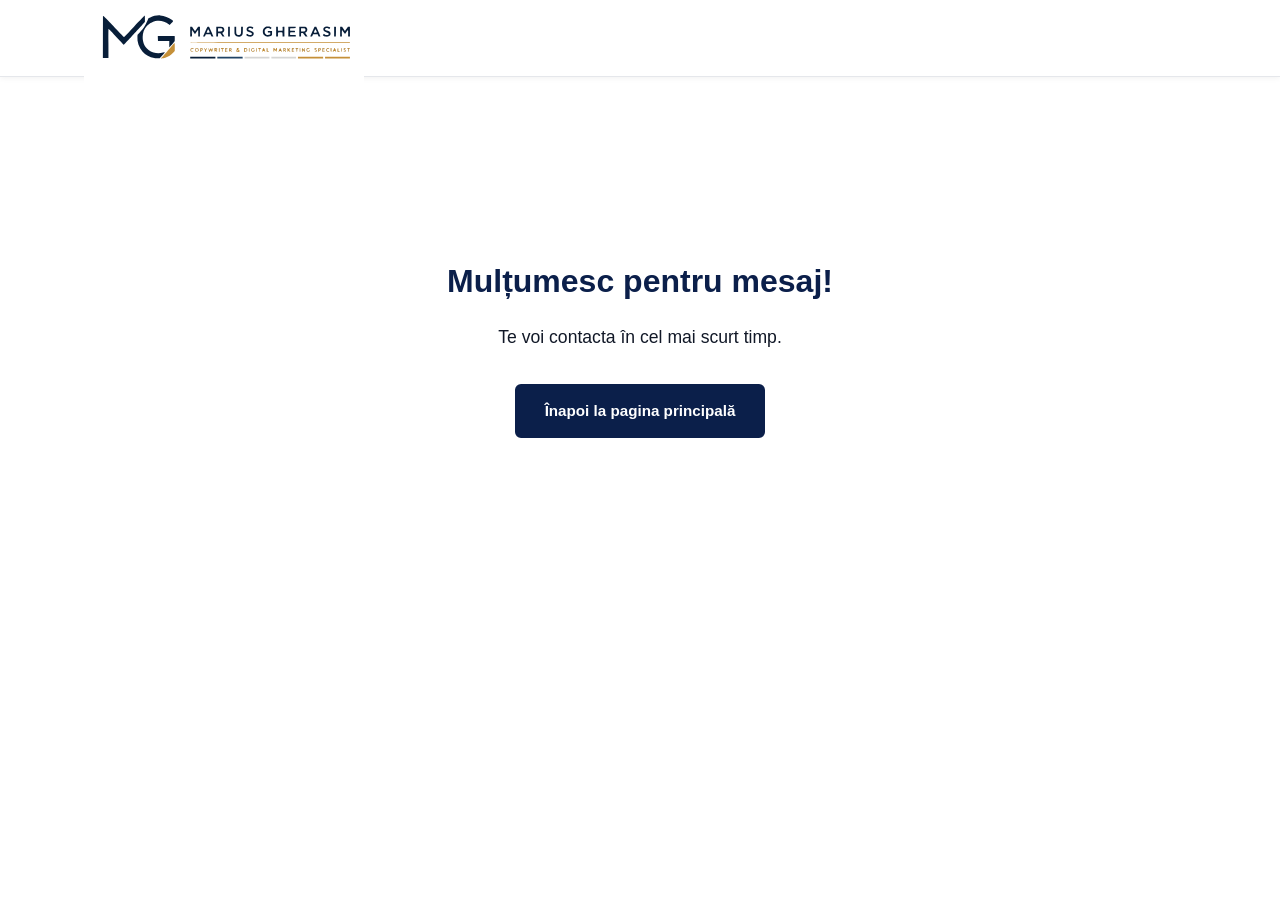
<file: multumesc.html>
<!DOCTYPE html>
<html lang="ro">
<head>
<meta charset="UTF-8">
<meta name="viewport" content="width=device-width, initial-scale=1.0">
<title>Mulțumesc | Marius Gherasim</title>
<link rel="stylesheet" href="style.css">
<style>
.thanks-section{min-height:60vh;display:flex;align-items:center;justify-content:center;text-align:center;}
.thanks-section h1{color:var(--navy);font-size:2rem;margin-bottom:1rem;}
.thanks-section p{color:var(--text);font-size:1.1rem;margin-bottom:2rem;}
</style>
</head>
<body>
<header>
<div class="container nav-inner">
  <a href="index.html"><img src="logo-mg.svg" alt="Marius Gherasim" class="logo-img"></a>
</div>
</header>
<section class="thanks-section container">
<div>
  <h1>Mulțumesc pentru mesaj!</h1>
  <p>Te voi contacta în cel mai scurt timp.</p>
  <a class="btn" href="index.html">Înapoi la pagina principală</a>
</div>
</section>
</body>
</html>
</file>
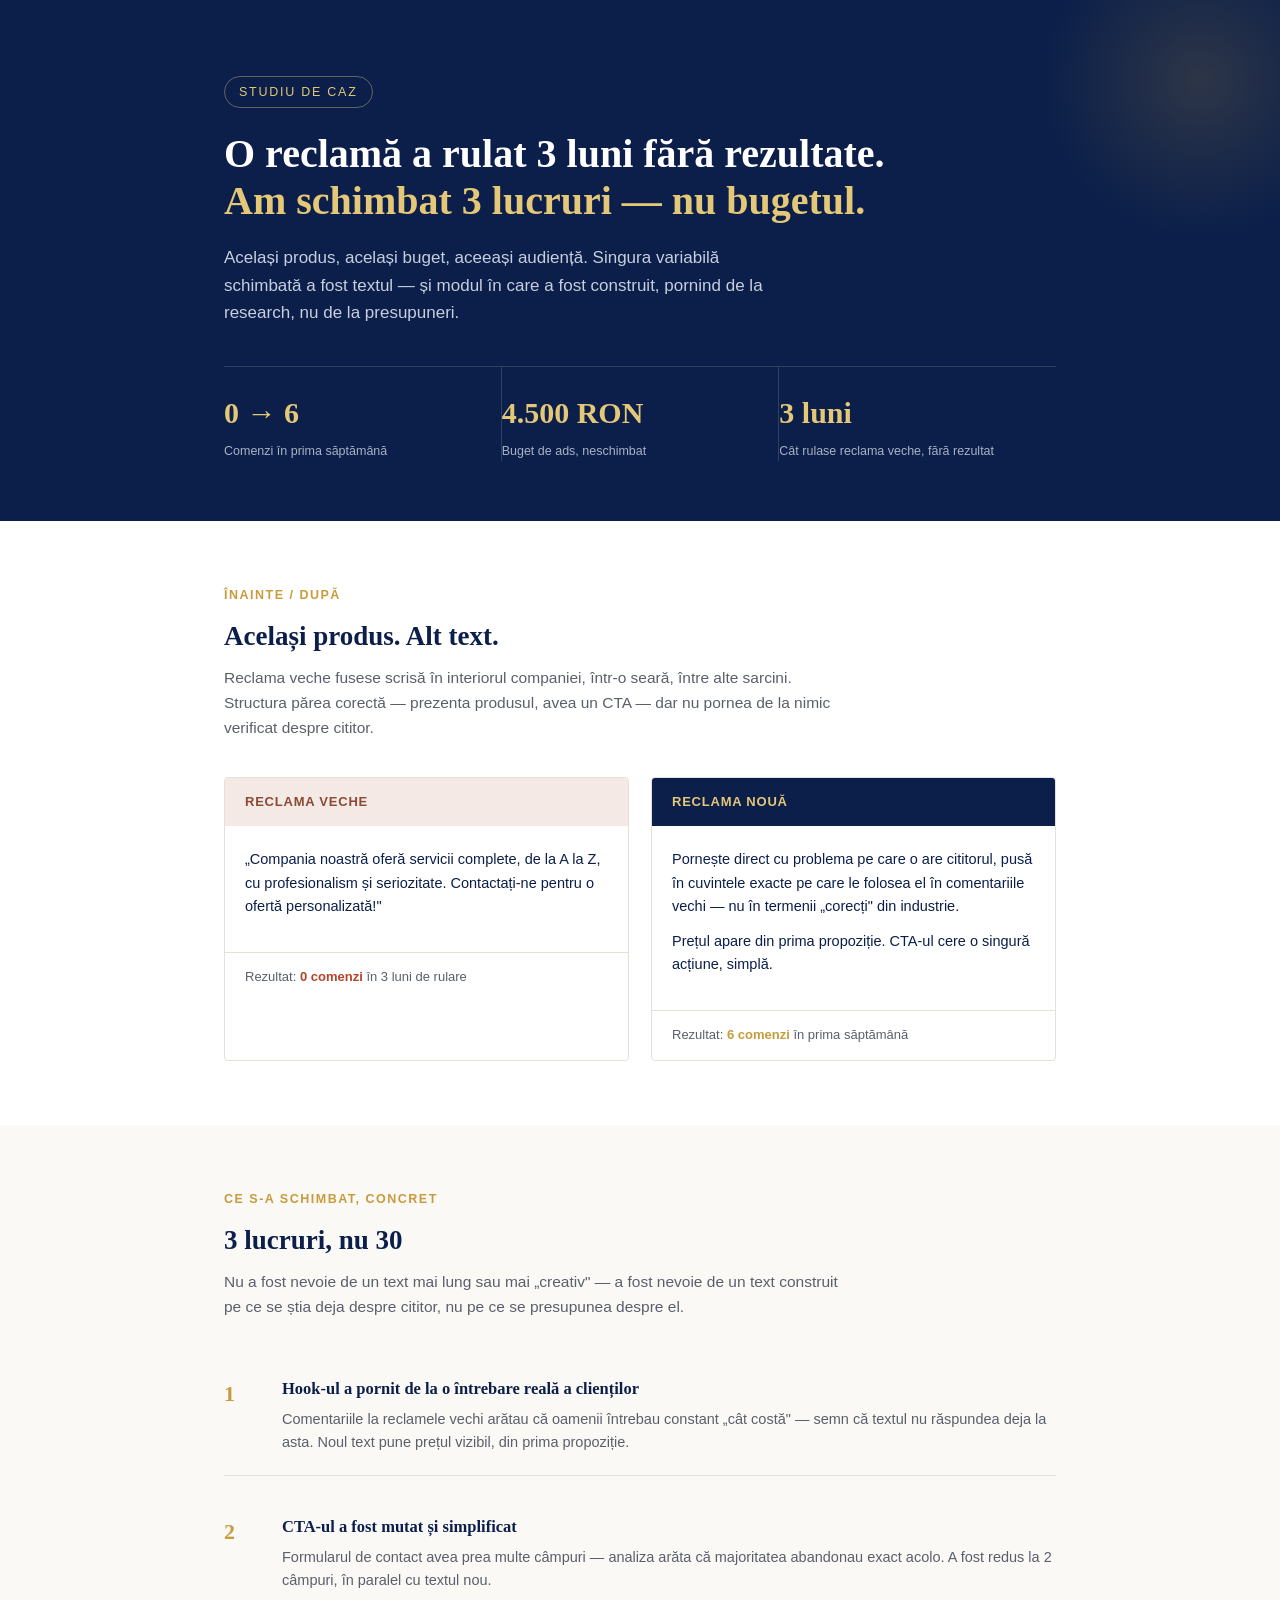
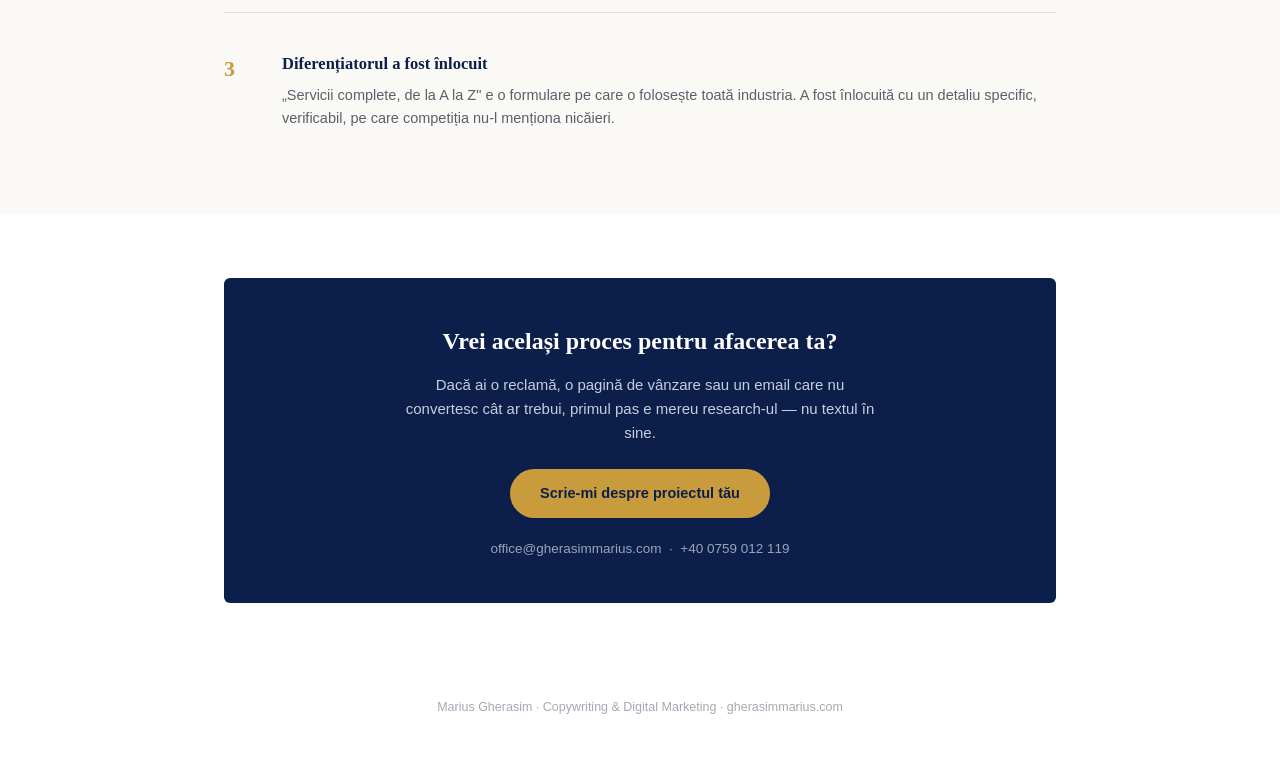
<file: studiu-de-caz-reclama.html>
<!DOCTYPE html>
<html lang="ro">
<head>
<meta charset="UTF-8">
<meta name="viewport" content="width=device-width, initial-scale=1.0">
<title>Cum am transformat o reclamă fără rezultate în 6 comenzi — Marius Gherasim</title>
<style>
  :root {
    --navy: #0B1F4A;
    --navy-light: #14306E;
    --gold: #C89B3C;
    --gold-light: #E4C878;
    --cream: #FAF9F6;
    --gray: #5A5F6B;
    --border: #E4E1D9;
  }

  * { box-sizing: border-box; margin: 0; padding: 0; }

  body {
    font-family: -apple-system, "Segoe UI", Roboto, sans-serif;
    color: var(--navy);
    background: #FFFFFF;
    line-height: 1.6;
  }

  h1, h2, h3, .display {
    font-family: Georgia, "Times New Roman", serif;
    font-weight: 700;
    color: var(--navy);
  }

  a { color: inherit; }

  .wrap { max-width: 880px; margin: 0 auto; padding: 0 24px; }

  /* ---------- HERO ---------- */
  .hero {
    background: var(--navy);
    color: #fff;
    padding: 76px 0 60px;
    position: relative;
    overflow: hidden;
  }
  .hero::after {
    content: "";
    position: absolute;
    right: -80px; top: -80px;
    width: 320px; height: 320px;
    border-radius: 50%;
    background: radial-gradient(circle, rgba(200,155,60,0.18), transparent 70%);
  }
  .eyebrow {
    display: inline-block;
    font-size: 12.5px;
    letter-spacing: 0.14em;
    text-transform: uppercase;
    color: var(--gold-light);
    border: 1px solid rgba(228,200,120,0.4);
    padding: 5px 14px;
    border-radius: 100px;
    margin-bottom: 22px;
  }
  .hero h1 {
    font-size: 40px;
    line-height: 1.18;
    color: #fff;
    max-width: 680px;
  }
  .hero h1 em {
    font-style: normal;
    color: var(--gold-light);
  }
  .hero p.lede {
    margin-top: 20px;
    font-size: 17px;
    color: #C7CEDE;
    max-width: 560px;
  }

  .stat-row {
    display: flex;
    gap: 0;
    margin-top: 40px;
    border-top: 1px solid rgba(255,255,255,0.15);
  }
  .stat {
    flex: 1;
    padding: 22px 0 0;
    border-right: 1px solid rgba(255,255,255,0.15);
  }
  .stat:last-child { border-right: none; }
  .stat .num {
    font-family: Georgia, serif;
    font-size: 30px;
    color: var(--gold-light);
    font-weight: 700;
  }
  .stat .lbl {
    font-size: 12.5px;
    color: #A9B2C6;
    margin-top: 4px;
  }

  /* ---------- SECTIONS ---------- */
  section { padding: 64px 0; }
  section.alt { background: var(--cream); }

  .section-label {
    font-size: 12.5px;
    letter-spacing: 0.12em;
    text-transform: uppercase;
    color: var(--gold);
    font-weight: 700;
    margin-bottom: 10px;
  }
  h2 { font-size: 27px; margin-bottom: 8px; }
  .section-intro {
    color: var(--gray);
    max-width: 620px;
    margin-bottom: 36px;
    font-size: 15.5px;
  }

  /* Before / After */
  .compare {
    display: grid;
    grid-template-columns: 1fr 1fr;
    gap: 22px;
  }
  .card {
    border: 1px solid var(--border);
    border-radius: 4px;
    overflow: hidden;
    background: #fff;
  }
  .card-head {
    padding: 14px 20px;
    font-weight: 700;
    font-size: 13px;
    letter-spacing: 0.06em;
    text-transform: uppercase;
  }
  .card.before .card-head { background: #F4E9E5; color: #8A4A34; }
  .card.after .card-head { background: #0B1F4A; color: var(--gold-light); }
  .card-body { padding: 22px 20px; font-size: 14.5px; color: var(--navy); }
  .card-body p { margin-bottom: 12px; }
  .card-meta {
    padding: 14px 20px;
    border-top: 1px solid var(--border);
    font-size: 13px;
    color: var(--gray);
  }
  .card.before .card-meta strong { color: #B5432A; }
  .card.after .card-meta strong { color: var(--gold); }

  /* What changed */
  .changes { display: flex; flex-direction: column; gap: 18px; }
  .change-item {
    display: grid;
    grid-template-columns: 40px 1fr;
    gap: 18px;
    padding: 20px 0;
    border-bottom: 1px solid var(--border);
  }
  .change-item:last-child { border-bottom: none; }
  .change-num {
    font-family: Georgia, serif;
    font-size: 22px;
    color: var(--gold);
    font-weight: 700;
  }
  .change-item h3 { font-size: 16.5px; margin-bottom: 6px; }
  .change-item p { color: var(--gray); font-size: 14.5px; }

  /* CTA */
  .cta {
    background: var(--navy);
    color: #fff;
    border-radius: 6px;
    padding: 44px 40px;
    text-align: center;
  }
  .cta h2 { color: #fff; font-size: 24px; }
  .cta p { color: #C7CEDE; margin: 12px auto 24px; max-width: 480px; font-size: 15px; }
  .btn {
    display: inline-block;
    background: var(--gold);
    color: var(--navy);
    font-weight: 700;
    font-size: 14.5px;
    padding: 13px 30px;
    border-radius: 100px;
    text-decoration: none;
  }
  .cta .contact-line {
    margin-top: 20px;
    font-size: 13.5px;
    color: #9AA4BC;
  }

  footer {
    padding: 30px 0 50px;
    text-align: center;
    font-size: 12.5px;
    color: #A5A9B3;
  }

  @media (max-width: 640px) {
    .hero { padding: 56px 0 40px; }
    .hero h1 { font-size: 30px; }
    .stat-row { flex-direction: column; }
    .stat { border-right: none; border-bottom: 1px solid rgba(255,255,255,0.15); padding-bottom: 16px; }
    .compare { grid-template-columns: 1fr; }
    .change-item { grid-template-columns: 30px 1fr; }
  }
</style>
</head>
<body>

<section class="hero">
  <div class="wrap">
    <span class="eyebrow">Studiu de caz</span>
    <h1>O reclamă a rulat 3 luni fără rezultate. <em>Am schimbat 3 lucruri — nu bugetul.</em></h1>
    <p class="lede">Același produs, același buget, aceeași audiență. Singura variabilă schimbată a fost textul — și modul în care a fost construit, pornind de la research, nu de la presupuneri.</p>

    <div class="stat-row">
      <div class="stat">
        <div class="num">0 → 6</div>
        <div class="lbl">Comenzi în prima săptămână</div>
      </div>
      <div class="stat">
        <div class="num">4.500 RON</div>
        <div class="lbl">Buget de ads, neschimbat</div>
      </div>
      <div class="stat">
        <div class="num">3 luni</div>
        <div class="lbl">Cât rulase reclama veche, fără rezultat</div>
      </div>
    </div>
  </div>
</section>

<section>
  <div class="wrap">
    <div class="section-label">Înainte / După</div>
    <h2>Același produs. Alt text.</h2>
    <p class="section-intro">Reclama veche fusese scrisă în interiorul companiei, într-o seară, între alte sarcini. Structura părea corectă — prezenta produsul, avea un CTA — dar nu pornea de la nimic verificat despre cititor.</p>

    <div class="compare">
      <div class="card before">
        <div class="card-head">Reclama veche</div>
        <div class="card-body">
          <p>„Compania noastră oferă servicii complete, de la A la Z, cu profesionalism și seriozitate. Contactați-ne pentru o ofertă personalizată!"</p>
        </div>
        <div class="card-meta">Rezultat: <strong>0 comenzi</strong> în 3 luni de rulare</div>
      </div>

      <div class="card after">
        <div class="card-head">Reclama nouă</div>
        <div class="card-body">
          <p>Pornește direct cu problema pe care o are cititorul, pusă în cuvintele exacte pe care le folosea el în comentariile vechi — nu în termenii „corecți" din industrie.</p>
          <p>Prețul apare din prima propoziție. CTA-ul cere o singură acțiune, simplă.</p>
        </div>
        <div class="card-meta">Rezultat: <strong>6 comenzi</strong> în prima săptămână</div>
      </div>
    </div>
  </div>
</section>

<section class="alt">
  <div class="wrap">
    <div class="section-label">Ce s-a schimbat, concret</div>
    <h2>3 lucruri, nu 30</h2>
    <p class="section-intro">Nu a fost nevoie de un text mai lung sau mai „creativ" — a fost nevoie de un text construit pe ce se știa deja despre cititor, nu pe ce se presupunea despre el.</p>

    <div class="changes">
      <div class="change-item">
        <div class="change-num">1</div>
        <div>
          <h3>Hook-ul a pornit de la o întrebare reală a clienților</h3>
          <p>Comentariile la reclamele vechi arătau că oamenii întrebau constant „cât costă" — semn că textul nu răspundea deja la asta. Noul text pune prețul vizibil, din prima propoziție.</p>
        </div>
      </div>
      <div class="change-item">
        <div class="change-num">2</div>
        <div>
          <h3>CTA-ul a fost mutat și simplificat</h3>
          <p>Formularul de contact avea prea multe câmpuri — analiza arăta că majoritatea abandonau exact acolo. A fost redus la 2 câmpuri, în paralel cu textul nou.</p>
        </div>
      </div>
      <div class="change-item">
        <div class="change-num">3</div>
        <div>
          <h3>Diferențiatorul a fost înlocuit</h3>
          <p>„Servicii complete, de la A la Z" e o formulare pe care o folosește toată industria. A fost înlocuită cu un detaliu specific, verificabil, pe care competiția nu-l menționa nicăieri.</p>
        </div>
      </div>
    </div>
  </div>
</section>

<section>
  <div class="wrap">
    <div class="cta">
      <h2>Vrei același proces pentru afacerea ta?</h2>
      <p>Dacă ai o reclamă, o pagină de vânzare sau un email care nu convertesc cât ar trebui, primul pas e mereu research-ul — nu textul în sine.</p>
      <a class="btn" href="mailto:office@gherasimmarius.com">Scrie-mi despre proiectul tău</a>
      <div class="contact-line">office@gherasimmarius.com &nbsp;·&nbsp; +40 0759 012 119</div>
    </div>
  </div>
</section>

<footer>
  Marius Gherasim · Copywriting &amp; Digital Marketing · gherasimmarius.com
</footer>

</body>
</html>
</file>
<file: style.css>
/* ===== VARIABLES ===== */
:root {
  --navy: #0B1F4A;
  --gold: #C89B3C;
  --white: #FFFFFF;
  --text: #111827;
  --text-light: #4B5563;
  --border: #E5E7EB;
  --bg-light: #F9FAFB;
  --green: #16A34A;
}

/* ===== RESET ===== */
*, *::before, *::after { box-sizing: border-box; margin: 0; padding: 0; }
html { scroll-behavior: smooth; }
body {font-family: 'Segoe UI', Arial, sans-serif;color: var(--text);line-height: 1.6;background: var(--white);}
img { max-width: 100%; display: block; }
a { color: inherit; text-decoration: none; }
ul { list-style: none; }

/* ===== CONTAINER ===== */
.container {max-width: 1160px;margin: 0 auto;padding: 0 24px;}

/* ===== BUTTONS ===== */
.btn {display: inline-block;background: var(--navy);color: var(--white);padding: 13px 28px;border-radius: 6px;font-weight: 600;font-size: 0.95rem;border: 2px solid var(--navy);cursor: pointer;transition: background 0.2s, color 0.2s;}
.btn:hover { background: #0d2860; border-color: #0d2860; }
.btn-outline { background: transparent; color: var(--navy); border: 2px solid var(--navy);}
.btn-outline:hover { background: var(--navy); color: var(--white); }

/* ===== SECTION LABEL ===== */
.section-label { font-size: 0.75rem; font-weight: 700; letter-spacing: 1.5px; color: var(--text-light); text-transform: uppercase; margin-bottom: 20px;}

/* ===== SECTION SPACING ===== */
.section { padding: 60px 0; }

/* ===== HEADER ===== */
header { position: sticky; top: 0; background: var(--white); border-bottom: 1px solid var(--border); z-index: 100; box-shadow: 0 1px 6px rgba(0,0,0,0.06);}
.nav-inner { display: flex; align-items: center; justify-content: space-between; height: 76px; gap: 24px;}
.logo-img { height: 110px; width: auto; max-width: none; }
nav { display: flex; gap: 32px; }
nav a {font-size: 0.95rem;color: var(--text);font-weight: 500;padding-bottom: 3px;transition: color 0.2s;}
nav a:hover, nav a.active { color: var(--navy); }
nav a.active { border-bottom: 2px solid var(--gold); }
.btn-nav { padding: 10px 22px; font-size: 0.9rem; }
.hamburger {display: none;background: none;border: none;font-size: 1.5rem;cursor: pointer;color: var(--navy);}
.mobile-nav {display: none;flex-direction: column;background: var(--white);border-top: 1px solid var(--border);padding: 12px 24px;}
.mobile-nav a {padding: 10px 0;font-weight: 500;border-bottom: 1px solid var(--border);}
.mobile-nav.open { display: flex; }

/* ===== HERO ===== */
.hero{
  position:relative;
  padding:64px 0 56px;
  overflow:hidden;
  background:#fff;
}

.hero::before{
  content:"";
  position:absolute;

  top:0;
  right:0;
  bottom:0;

  width:95%;

  background:
    linear-gradient(
      to left,
      rgba(255,255,255,0) 0%,
      rgba(255,255,255,0.15) 20%,
      rgba(255,255,255,0.50) 35%,
      rgba(255,255,255,0.85) 50%,
      rgba(255,255,255,1) 65%
    ),
    url("images/hero-office.jpg");

  background-position:right center;
  background-repeat:no-repeat;
  background-size:cover;

  z-index:0;
}



.hero-inner {
  position:relative;
  z-index:2;

  display:grid;
  grid-template-columns:1.7fr 0.8fr;
  gap:48px;
  align-items:center;
}
.eyebrow {
  color: var(--gold);
  font-weight: 700;
  font-size: 0.8rem;
  letter-spacing: 2px;
  text-transform: uppercase;
  margin-bottom: 16px;
}
.hero-text h1 {
  font-size: 2.2rem;
  line-height: 1.25;
  color: var(--navy);
  font-weight: 700;
  margin-bottom: 18px;
}
.hero-sub {
  color: var(--text-light);
  font-size: 1rem;
  margin-bottom: 28px;
  max-width: 480px;
}
.hero-ctas { display: flex; gap: 14px; flex-wrap: wrap; }

/* Hero card */
.hero-card {
  background:rgba(255,255,255,0.15);
  backdrop-filter:blur(14px);
 -webkit-backdrop-filter:blur(14px);
  border:1px solid rgba(255,255,255,0.30);

   border-radius:14px;
  box-shadow:0 10px 30px rgba(11,31,74,0.08);

  overflow:hidden;
  position:relative;
  max-width:340px;
  margin-left:auto;
}
.hero-card-bg{
  display:none;
}

.hero-card-content {
  position: relative;
  z-index: 1;
  display: flex;
  align-items: center;
  gap: 18px;
  padding: 22px 20px;
}
.profile-photo-small {
  flex-shrink: 0;
  width: 110px;
  height: 130px;
  border-radius: 10px;
  overflow: hidden;
  box-shadow: 0 4px 14px rgba(11,31,74,0.18);
  background: linear-gradient(135deg, #e8edf5, #d0d8e8);
}
.profile-photo-small img {
  width: 100%;
  height: 100%;
  object-fit: cover;
  object-position: top center;
}
.profile-photo-small.no-photo {
  background: linear-gradient(135deg, #e8edf5 0%, #d0d8e8 100%);
}
.specializari { flex: 1; }
.spec-title { font-weight: 700; font-size: 0.88rem; margin-bottom: 8px; color: var(--navy); }
.specializari ul li {
  padding: 4px 0;
  font-size: 0.86rem;
  color: var(--text);
  display: flex;
  align-items: center;
  gap: 7px;
}
.check { color: var(--gold); font-weight: 700; }

/* ===== STATUS BAR ===== */
.status-bar {
  background: var(--white);
  border-top: 1px solid var(--border);
  border-bottom: 1px solid var(--border);
  padding: 20px 0;
}
.status-inner {
  display: flex;
  align-items: center;
  gap: 24px;
  flex-wrap: wrap;
}
.status-icon { flex-shrink: 0; }
.status-text { flex: 1; min-width: 200px; }
.status-text strong { display: block; color: var(--navy); font-size: 0.95rem; margin-bottom: 4px; }
.status-text p { font-size: 0.83rem; color: var(--text-light); }
.slots { display: flex; gap: 8px; }
.slot {
  width: 32px;
  height: 32px;
  border-radius: 5px;
}
.slot.filled { background: var(--navy); }
.slot.empty { background: var(--green); }
.slots-label { text-align: center; }
.slots-label strong { display: block; font-size: 1.1rem; color: var(--navy); }
.slots-label span { font-size: 0.8rem; color: var(--text-light); }
.available-label { display: flex; align-items: center; gap: 8px; }
.dot-green {
  width: 10px;
  height: 10px;
  background: var(--green);
  border-radius: 50%;
  flex-shrink: 0;
}
.avail-text { font-size: 0.9rem; color: var(--green); }
.avail-text strong { display: block; }

/* ===== WHY SECTION ===== */
.why-section { background: var(--bg-light); }
.why-inner {
  display: grid;
  grid-template-columns: 1fr 1.4fr;
  gap: 56px;
  align-items: start;
}
.why-left h2 {
  font-size: 1.6rem;
  color: var(--navy);
  margin-bottom: 16px;
  font-weight: 700;
}
.why-left p {
  color: var(--text-light);
  margin-bottom: 12px;
  font-size: 0.95rem;
}
.why-tagline {
  font-size: 1.2rem;
  font-weight: 700;
  color: var(--navy);
  margin-bottom: 28px;
}
.why-icons {
  display: grid;
  grid-template-columns: repeat(3, 1fr);
  gap: 20px;
}
.why-item { display: flex; flex-direction: column; align-items: center; text-align: center; gap: 8px; }
.why-icon {
  width: 52px;
  height: 52px;
  background: var(--white);
  border-radius: 50%;
  display: flex;
  align-items: center;
  justify-content: center;
  box-shadow: 0 2px 8px rgba(0,0,0,0.08);
}
.why-item span { font-size: 0.82rem; color: var(--text-light); font-weight: 500; }

/* ===== COMPETENȚE ===== */
.competente-section { background: var(--white); padding: 48px 0; }
.comp-grid {
  display: grid;
  grid-template-columns: repeat(4, 1fr);
  gap: 20px;
}
.comp-card {
  border: 1px solid var(--border);
  border-radius: 10px;
  padding: 22px 18px;
}
.comp-header {
  display: flex;
  align-items: center;
  gap: 10px;
  margin-bottom: 14px;
}
.comp-header strong {
  font-size: 0.78rem;
  font-weight: 700;
  letter-spacing: 0.5px;
  color: var(--navy);
}
.comp-icon { flex-shrink: 0; }
.comp-card ul li {
  font-size: 0.85rem;
  color: var(--text-light);
  padding: 4px 0;
  padding-left: 12px;
  position: relative;
}
.comp-card ul li::before {
  content: '•';
  position: absolute;
  left: 0;
  color: var(--gold);
}

/* ===== PACHETE + DOMENII ===== */
.pachete-section { background: var(--bg-light); }
.pachete-inner{display:grid;grid-template-columns:1.15fr .95fr;gap:60px;align-items:flex-start;}
.pachete-col{display:flex;justify-content:center;}
.pachet-main { background: var(--navy); border-radius: 12px; padding: 28px; margin-bottom: 20px; color: var(--white);}
.pachet-header { display: flex; align-items: center; gap: 12px; margin-bottom: 10px; flex-wrap: wrap;}
.pachet-header strong { font-size: 1.05rem; }
.badge {background: var(--gold);color: var(--white);font-size: 0.65rem;font-weight: 700;letter-spacing: 0.8px;padding: 3px 8px;border-radius: 3px;white-space: nowrap;}
.pachet-price {font-size: 1.6rem; font-weight: 800; color: var(--gold); margin-bottom: 18px;}
.pachet-price span { font-size: 0.9rem; font-weight: 400; color: rgba(255,255,255,0.7); }
.pachet-features { display: grid; grid-template-columns: 1fr 1fr; gap: 0 16px; }
.pachet-features ul li { font-size: 0.83rem; padding: 4px 0; color: rgba(255,255,255,0.88);}
.pachet-individual { background: var(--white); border: 1px solid var(--border);border-radius: 10px;padding: 22px;}

.section-heading{max-width:760px;margin:0 auto 48px;text-align:center;}
.section-heading h2{font-size:2rem;color:var(--navy);margin-bottom:18px;font-weight:700;}
.section-heading p{font-size:1rem;line-height:1.8;color:var(--text-light);}

.servicii-grid{display:grid;grid-template-columns:repeat(2,minmax(360px,460px));justify-content:center;gap:32px;margin:42px auto 0;width:100%;}

.ads-info{background:#fff;border:1px solid var(--border);border-radius:10px;padding:22px;display:flex;flex-direction:column;height:100%;}
.ads-info h4{display:block;text-align:center;font-size:1.05rem;margin-bottom:20px;color:var(--navy);}
.ads-description{text-align:center;font-size:.88rem;line-height:1.6;color:var(--text-light);margin-bottom:18px;}
.ads-info p{margin-bottom:14px;color:var(--text-light);font-size:.9rem;line-height:1.7;}
.ads-info ul{margin-bottom:18px;padding-left:20px;list-style:disc;}
.ads-info li{margin-bottom:6px;font-size:.88rem;color:var(--text);}
.ads-info hr{border:none;height:1px;background:var(--border);margin:18px 0;}
.ads-info .btn{width:100%;text-align:center;}

.pachet-individual strong { display:block;text-align:center;font-size:1.05rem;margin-bottom:20px;color:var(--navy); }
.price-table { width: 100%; border-collapse: collapse; }
.price-table tr { border-bottom: 1px solid var(--border); }
.price-table tr:last-child { border-bottom: none; }
.price-table td { padding: 7px 0; font-size: 0.84rem; color: var(--text-light); }
.price-table td:last-child { text-align: right; font-weight: 600; color: var(--navy); white-space: nowrap; }

.domenii-col .section-label { margin-bottom: 16px; }
.domenii-col{padding-top:4px;}
.domenii-grid {display: grid;grid-template-columns: repeat(4, 1fr);gap: 16px;}
.domeniu-item {display: flex;flex-direction: column;align-items: center;text-align: center;gap: 8px;padding: 16px 8px;background: var(--white);border: 1px solid var(--border);border-radius: 10px;}
.domeniu-icon { width: 52px;height: 52px;display: flex;align-items: center;justify-content: center;background: rgba(200,155,60,0.08);border-radius: 50%;}
.domeniu-item span { font-size: 0.8rem; font-weight: 600; color: var(--navy); }
.pachet-subtitle{margin:0 0 24px;color:rgba(255,255,255,.88);font-size:.92rem;line-height:1.7;max-width:420px;}

/* ===== PROIECTE RECENTE ===== */
.proiecte-grid {display: grid;grid-template-columns: repeat(4, 1fr);gap: 20px;}
.proiect-card {border: 1px solid var(--border);border-radius: 10px;padding: 20px;display: flex;gap: 14px;align-items: flex-start;}
.proiect-icon {flex-shrink: 0;width: 44px;height: 44px;background: rgba(200,155,60,0.08);border-radius: 50%;display: flex;align-items: center;justify-content: center;}
.proiect-card strong { display: block; font-size: 0.88rem; color: var(--navy); margin-bottom: 6px; }
.proiect-card p { font-size: 0.82rem; color: var(--text-light); line-height: 1.5; }

/* =====================================
   PORTOFOLIU - CARDURI CLICKABILE
===================================== */

.proiect-link {text-decoration: none; color: inherit; cursor: pointer; transition: transform 0.25s ease, box-shadow 0.25s ease, border-color 0.25s ease;}

/* HOVER */

.proiect-link:hover {transform: translateY(-5px); box-shadow: 0 14px 35px rgba(15, 43, 91, 0.14); border-color: #C89B3C;}

/* TITLU */

.proiect-link strong {transition: color 0.25s ease;}
.proiect-link:hover strong { color: #C89B3C;}

/* ICON */

.proiect-link .proiect-icon { transition: transform 0.25s ease;}
.proiect-link:hover .proiect-icon { transform: scale(1.08);}

/* ACCESIBILITATE TASTATURĂ */

.proiect-link:focus-visible { outline: 3px solid #C89B3C; outline-offset: 4px;}
.proiect-tag {
  display: inline-block;
  font-size: 0.68rem;
  font-weight: 600;
  color: var(--gold, #C89B3C);
  background: rgba(200,155,60,0.1);
  border-radius: 3px;
  padding: 2px 7px;
  margin: 4px 0 6px;
  letter-spacing: 0.4px;
}

/* ===== PARTENERI ===== */
.parteneri-section {
  padding: 44px 0;
  background: var(--bg-light);
  border-top: 1px solid var(--border);
  text-align: center;
}
.parteneri-label {
  font-size: 0.72rem;
  font-weight: 700;
  letter-spacing: 1.8px;
  text-transform: uppercase;
  color: var(--text-light);
  margin-bottom: 28px;
}
.parteneri-strip {
  display: flex;
  flex-wrap: wrap;
  justify-content: center;
  align-items: center;
  gap: 16px;
}
.parteneri-strip a {
  display: flex;
  align-items: center;
  justify-content: center;
  width: 56px;
  height: 56px;
  border-radius: 10px;
  background: var(--white);
  border: 1px solid var(--border);
  box-shadow: 0 1px 4px rgba(0,0,0,0.06);
  transition: transform 0.2s, box-shadow 0.2s, border-color 0.2s;
}
.parteneri-strip a:hover {
  transform: translateY(-4px);
  box-shadow: 0 6px 16px rgba(11,31,74,0.12);
  border-color: var(--gold);
}
.parteneri-strip img {
  width: 32px;
  height: 32px;
  object-fit: contain;
}

/* ===== CONTAPP RECOMANDARE ===== */
.contapp-section {
  padding: 36px 0;
  background: var(--white);
  border-top: 1px solid var(--border);
  border-bottom: 1px solid var(--border);
}
.contapp-inner {
  display: flex;
  align-items: center;
  justify-content: space-between;
  gap: 32px;
  flex-wrap: wrap;
}
.contapp-text {
  flex: 1;
  min-width: 240px;
}
.contapp-desc {
  font-size: 0.9rem;
  color: var(--text-light);
  line-height: 1.7;
  max-width: 560px;
  margin-top: 8px;
}
.contapp-badge {
  flex-shrink: 0;
  display: block;
  transition: transform 0.2s, opacity 0.2s;
}
.contapp-badge:hover {
  transform: translateY(-3px);
  opacity: 0.88;
}
.contapp-badge img {
  display: block;
}

@media (max-width: 600px) {
  .contapp-inner {
    flex-direction: column;
    align-items: flex-start;
  }
}

/* ===== CONTACT ===== */
.contact-section { background: var(--bg-light); }
.contact-inner {
  display: grid;
  grid-template-columns: 1fr 2fr;
  gap: 48px;
  align-items: start;
}
.contact-left h2 { font-size: 1.5rem; color: var(--navy); margin-bottom: 12px; font-weight: 700; }
.contact-left p { color: var(--text-light); font-size: 0.95rem; }
.form-row { display: grid; grid-template-columns: 1fr 1fr; gap: 14px; margin-bottom: 14px; }
.contact-right input,
.contact-right textarea {
  width: 100%;
  padding: 12px 14px;
  border: 1px solid var(--border);
  border-radius: 6px;
  font-size: 0.9rem;
  font-family: inherit;
  color: var(--text);
  background: var(--white);
  transition: border-color 0.2s;
}
.contact-right input:focus,
.contact-right textarea:focus {
  outline: none;
  border-color: var(--navy);
}
.contact-right textarea { margin-bottom: 14px; resize: vertical; }
.contact-right .btn { width: 100%; text-align: center; }

/* ===== FOOTER ===== */
footer {
  background: var(--navy);
  color: var(--white);
  padding: 36px 0;
}
.footer-inner {
  display: flex;
  align-items: center;
  justify-content: space-between;
  flex-wrap: wrap;
  gap: 24px;
}
.logo-img-white { 
  height: 70px; 
  width: auto; 
  max-width: none;
  background: white;
  border-radius: 6px;
  padding: 6px 10px;
}
.footer-copy { font-size: 0.82rem; color: rgba(255,255,255,0.6); margin-top: 8px; }
.footer-social-label {
  font-size: 0.72rem;
  font-weight: 700;
  letter-spacing: 1.5px;
  color: rgba(255,255,255,0.5);
  margin-bottom: 12px;
  text-align: right;
}
.social-icons { display: flex; gap: 10px; justify-content: flex-end; }
.social-btn {
  width: 38px;
  height: 38px;
  border-radius: 50%;
  display: flex;
  align-items: center;
  justify-content: center;
  transition: opacity 0.2s, transform 0.2s;
}
.social-btn:hover { opacity: 0.85; transform: translateY(-2px); }
.social-btn.fb { background: #1877F2; }
.social-btn.li { background: #0A66C2; }
.social-btn.ig { background: radial-gradient(circle at 30% 107%, #fdf497 0%, #fdf497 5%, #fd5949 45%, #d6249f 60%, #285AEB 90%); }
.social-btn.tt { background: #010101; }


/* ===== ADMINISTRARE CAMPANII ===== */


.ads-price{font-size:1.35rem;color:var(--navy);margin:14px 0;}
.ads-small{font-size:.86rem;line-height:1.7;margin-top:14px;color:var(--text-light);}

.btn-full{width:100%;text-align:center;margin-top:auto;}

/* ===== PACHET START ===== */
.pachet-start-wrap { margin-bottom: 32px; }
.pachet-start {
  background: var(--navy);
  color: #fff;
  border-radius: 14px;
  padding: 32px 36px;
  border: 2px solid var(--gold);
}
.pachet-start-header {
  display: flex;
  align-items: center;
  gap: 12px;
  margin-bottom: 6px;
  flex-wrap: wrap;
}
.pachet-start-header strong { font-size: 1.25rem; color: var(--gold); letter-spacing: 0.01em; }
.badge-outline {
  font-size: 0.72rem;
  font-weight: 700;
  letter-spacing: 0.08em;
  border: 1.5px solid var(--gold);
  color: var(--gold);
  border-radius: 20px;
  padding: 3px 10px;
  text-transform: uppercase;
}
.pachet-price-dark {
  font-size: 2.4rem;
  font-weight: 800;
  color: #fff;
  margin: 8px 0 4px;
  line-height: 1;
}
.pachet-price-dark span { font-size: 1rem; font-weight: 400; color: rgba(255,255,255,0.65); margin-left: 4px; }
.pachet-subtitle-dark { font-size: 0.9rem; color: rgba(255,255,255,0.72); margin-bottom: 20px; line-height: 1.5; }
.pachet-start-body { display: flex; flex-direction: column; gap: 20px; }
.pachet-start-list { list-style: none; padding: 0; margin: 0; display: flex; flex-direction: column; gap: 8px; }
.pachet-start-list li { font-size: 0.92rem; color: rgba(255,255,255,0.9); line-height: 1.5; }
.pachet-start-list li em { color: rgba(255,255,255,0.55); font-style: normal; font-size: 0.85rem; }
.btn-outline-navy {
  display: inline-block;
  padding: 12px 28px;
  border: 2px solid var(--gold);
  color: var(--gold);
  background: transparent;
  border-radius: 8px;
  font-weight: 700;
  font-size: 0.95rem;
  text-decoration: none;
  text-align: center;
  transition: background 0.2s, color 0.2s;
  align-self: flex-start;
}
.btn-outline-navy:hover { background: var(--gold); color: var(--navy); }

/* ===== SERVICII INDIVIDUALE ===== */
.individual-subtitle { font-size: 0.88rem; color: var(--text-light); margin-bottom: 16px; }
.price-detail { font-size: 0.82rem; color: var(--text-light); line-height: 1.4; }

/* ===== ADS LIST ===== */
.ads-list { list-style: none; padding: 0; margin: 12px 0; display: flex; flex-direction: column; gap: 10px; }
.ads-list li { display: flex; flex-direction: column; gap: 2px; }
.ads-channel { font-weight: 700; font-size: 0.92rem; color: var(--navy); }
.ads-channel-detail { font-size: 0.82rem; color: var(--text-light); line-height: 1.4; }

/* ===== MINI STATUS & PORTFOLIO ===== */
.mini-status { display: flex; align-items: center; gap: 8px; margin-top: 18px; font-size: 0.88rem; color: var(--text-light); }
.mini-status a { color: var(--navy); font-weight: 600; text-decoration: underline; }
.portfolio-mini { margin-top: 20px; padding-top: 16px; border-top: 1px solid var(--border); }
.portfolio-mini-label {
  font-size: 0.82rem;
  color: var(--text-light);
  margin-bottom: 8px;
  font-weight: 600;
  text-transform: uppercase;
  letter-spacing: 0.05em;
}
.portfolio-mini-links { display: flex; flex-wrap: wrap; gap: 8px; }
.portfolio-mini-links a {
  font-size: 0.82rem;
  color: var(--navy);
  background: rgba(11,31,74,0.06);
  border-radius: 5px;
  padding: 4px 10px;
  text-decoration: none;
  border: 1px solid var(--border);
  transition: background 0.2s;
}
.portfolio-mini-links a:hover { background: rgba(11,31,74,0.12); }

/* ===== RESPONSIVE ===== */
@media (max-width: 1024px) {
  .comp-grid { grid-template-columns: repeat(2, 1fr); }
  .pachete-inner { grid-template-columns: 1fr; }
  .domenii-grid { grid-template-columns: repeat(4, 1fr); }
  .proiecte-grid { grid-template-columns: repeat(2, 1fr); }
  .why-inner { grid-template-columns: 1fr; gap: 32px; }
  .why-icons { grid-template-columns: repeat(3, 1fr); }
}

@media (max-width: 768px) {
  nav { display: none; }
  .btn-nav { display: none; }
  .hamburger { display: block; }
  .hero-inner { grid-template-columns: 1fr; }
  .hero-card { max-width: 380px; }
  .status-inner { gap: 14px; }
  .comp-grid { grid-template-columns: 1fr 1fr; }
  .proiecte-grid { grid-template-columns: 1fr 1fr; }
  .contact-inner { grid-template-columns: 1fr; }
  .form-row { grid-template-columns: 1fr; }
  .domenii-grid { grid-template-columns: repeat(4, 1fr); }
  .footer-inner { flex-direction: column; align-items: flex-start; }
  .footer-social-label, .social-icons { text-align: left; justify-content: flex-start; }
  .servicii-grid{grid-template-columns:1fr;}
}

@media (max-width: 480px) {
  .hero-text h1 { font-size: 1.6rem; }
  .comp-grid { grid-template-columns: 1fr; }
  .proiecte-grid { grid-template-columns: 1fr; }
  .domenii-grid { grid-template-columns: repeat(2, 1fr); }
  .why-icons { grid-template-columns: repeat(2, 1fr); }
  .pachet-features { grid-template-columns: 1fr; }
  .status-inner { flex-direction: column; align-items: flex-start; }
}
</file>
